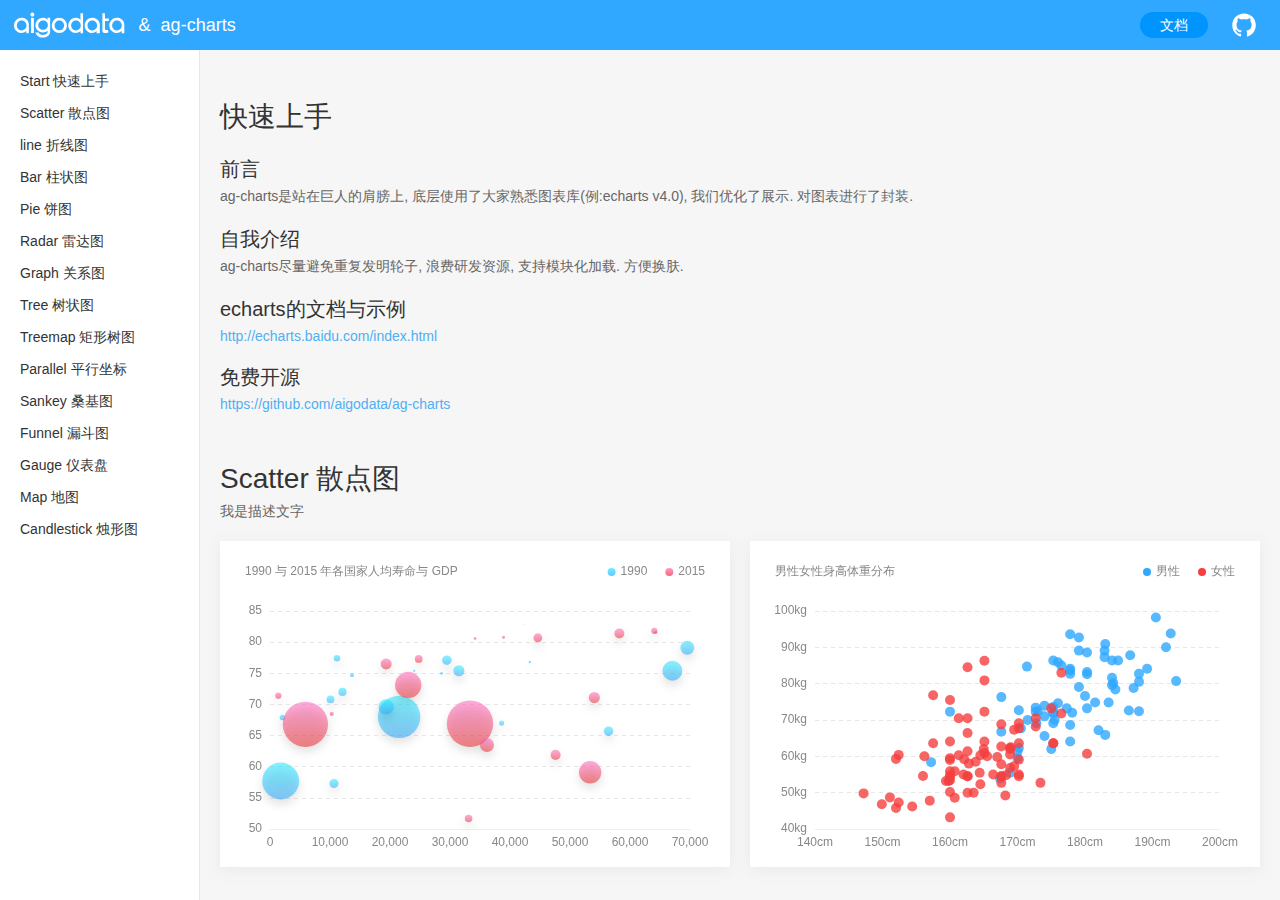
<file: docs/index.html>
<!DOCTYPE html>
<html>
<head>
  <meta charset="UTF-8">
  <title></title>
  <link rel="shortcut icon" href="/favicon.ico"/>
  <link rel="stylesheet" type="text/css" href="assets/styles/custom.css">
  <!--图表样式-->
  <link rel="stylesheet" type="text/css" href="assets/styles/ag-charts.css">
</head>
<body class="ag-charts-bg">
<!-- 头部 -->
<div class="aigo-header">
  <!--logo-->
  <div class="aigo-logo">
    <a href="http://www.aigodata.com">
      <img src="assets/images/aigodata-logo-white.svg">
    </a>
    <span class="symbol">&</span>
    <a href="./index.html">
      <span class="name">ag-charts</span>
    </a>
  </div>
  <!--menu-->
  <ul class="aigo-menu">
    <li class="aigo-menu-item active">
      <a target="_blank" href="index.html">文档</a>
    </li>
    <li class="aigo-menu-item">
      <!--<a target="_blank" href="simple.html">示例</a>-->
    </li>
    <li class="aigo-menu-item">
      <!--<a href="changelog.html">更新日志</a>-->
    </li>
    <li class="aigo-menu-item">
      <!--<a href="commonProblem.html">常见问题</a>-->
    </li>
    <li class="aigo-menu-item">
      <!--<a href="price.html">价格</a>-->
    </li>
  </ul>
  <!--github-->
  <a href="//github.com/aigodata/ag-charts" target="_blank" class="aigo-github">
    <img src="assets/images/github.svg"/>
  </a>
</div>
<!--外层-->
<div class="rx-wrap">
  <!--内容部分-->
  <div class="ag-charts-content">
    <!--侧边栏-->
    <div class="ag-sidebar">
      <ul class="web-font">
        <li>
          <!--<h2 style="margin-bottom: 8px">ag-charts</h2>-->
        </li>
        <li>
          <a href="#start">Start 快速上手</a>
        </li>
        <li>
          <a href="#scatter">Scatter 散点图</a>
        </li>
        <li>
          <a href="#line">line 折线图</a>
        </li>
        <li>
          <a href="#bar">Bar 柱状图</a>
        </li>
        <li>
          <a href="#pie">Pie 饼图</a>
        </li>
        <li>
          <a href="#radar">Radar 雷达图</a>
        </li>
        <li>
          <a href="#graph">Graph 关系图</a>
        </li>
        <li>
          <a href="#tree">Tree 树状图</a>
        </li>
        <li>
          <a href="#treemap">Treemap 矩形树图</a>
        </li>
        <li>
          <a href="#parallel">Parallel 平行坐标</a>
        </li>
        <li>
          <a href="#sankey">Sankey 桑基图</a>
        </li>
        <li>
          <a href="#funnel">Funnel 漏斗图</a>
        </li>
        <li>
          <a href="#gauge">Gauge 仪表盘</a>
        </li>
        <li>
          <a href="#map">Map 地图</a>
        </li>
        <li>
          <a href="#candlestick">Candlestick 烛形图</a>
        </li>
      </ul>
    </div>
    <!--右侧-->
    <div class="rx-page-component web-font">
      <!--快速上手-->
      <div id="start" class="rx-each-item">
        <!--标题-->
        <div class="rx-tit">
          <h2>快速上手</h2>
          <a target="_blank" style="color:inherit;" href="//github.com/aigodata/ag-charts">
            <i class="icon iconfont icon-github"></i>
          </a>
        </div>
        <!--每段描述-->
        <div>
          <h3>前言</h3>
          <p>ag-charts是站在巨人的肩膀上, 底层使用了大家熟悉图表库(例:echarts v4.0), 我们优化了展示. 对图表进行了封装.</p>
        </div>
        <div>
          <h3>自我介绍</h3>
          <p>ag-charts尽量避免重复发明轮子, 浪费研发资源, 支持模块化加载. 方便换肤. </p>
        </div>
        <!--每段描述-->
        <div>
          <h3>echarts的文档与示例</h3>
          <p><a target="_blank" href="//echarts.baidu.com/index.html">http://echarts.baidu.com/index.html</a></p>
        </div>
        <!--每段描述-->
        <div>
          <h3>免费开源</h3>
          <p><a target="_blank" href="//github.com/aigodata/ag-charts">https://github.com/aigodata/ag-charts</a></p>
        </div>
      </div>
      <!-- Scatter 散点图 -->
      <div id="scatter" class="rx-each-item">
        <!--标题-->
        <div class="rx-tit">
          <h2>Scatter 散点图</h2>
          <p>我是描述文字</p>
        </div>
        <!--每个条目-->
        <div class="rx-clearfix ag-chart-item">
          <!--每个条目 -- 散点图-->
          <div class="rx-fl ag-col-1-2 ag-padding-right">
            <div class="ag-chart-bg">
              <!--散点图 -- 圆点大小随机 -->
              <div id="scatter-rand" class="ag-chart"></div>
            </div>
          </div>
          <!--每个条目 -- 散点图-->
          <div class="rx-fl ag-col-1-2 ag-padding-left">
            <div class="ag-chart-bg">
              <!--散点图 -- 圆点大小相等 -->
              <div id="scatter-equal" class="ag-chart"></div>
            </div>
          </div>
        </div>
      </div>
      <!-- line 折线图 -->
      <div id="line" class="rx-each-item">
        <!--标题-->
        <div class="rx-tit">
          <h2>line 折线图</h2>
          <p>我是描述文字</p>
        </div>
        <!--每个条目-->
        <div class="rx-clearfix ag-chart-item">
          <!--每个条目 -- 折线图 -->
          <div class="rx-fl ag-col-1-2 ag-padding-right">
            <div class="ag-chart-bg">
              <!--折线图 -- 堆叠 -->
              <div id="line-pile" class="ag-chart"></div>
            </div>
          </div>
          <!--每个条目 -- 折线图 -->
          <div class="rx-fl ag-col-1-2 ag-padding-left">
            <div class="ag-chart-bg">
              <!--折线图 -- 堆叠区域图 -->
              <div id="line-area" class="ag-chart"></div>
            </div>
          </div>
        </div>
        <!--每个条目-->
        <div class="ag-chart-item">
          <!--每个条目 -- 折线图-->
          <div class="ag-chart-bg">
            <!--折线图 -- 渐变 -->
            <div id="line-gradient" class="ag-chart"></div>
          </div>
        </div>
      </div>
      <!-- Bar 柱图 -->
      <div id="bar" class="rx-each-item">
        <!-- 标题 -->
        <div class="rx-tit">
          <h2>Bar 柱状图</h2>
          <p>我是描述文字</p>
        </div>
        <!-- 每个条目 -->
        <div class="rx-clearfix ag-chart-item">
          <!-- 每个条目 -- 柱图 -->
          <div class="rx-fl ag-col-1-2 ag-padding-right">
            <div class="ag-chart-bg">
              <!-- 柱图 -- 坐标刻度与标签对齐 -->
              <div id="bar-align" class="ag-chart"></div>
            </div>
          </div>
          <!-- 每个条目 -- 柱图 -->
          <div class="rx-fl ag-col-1-2 ag-padding-left">
            <div class="ag-chart-bg">
              <!-- 柱图 -- 堆叠 -->
              <div id="bar-pile" class="ag-chart"></div>
            </div>
          </div>
        </div>
        <!-- 每个条目 -->
        <div class="rx-clearfix ag-chart-item">
          <!-- 每个条目 -- 柱图 -->
          <div class="rx-fl ag-col-1-2 ag-padding-right">
            <div class="ag-chart-bg">
              <!-- 柱图 -- 分组柱状图 -->
              <div id="bar-group" class="ag-chart"></div>
            </div>
          </div>
          <!--每个条目 -- 柱图 -->
          <div class="rx-fl ag-col-1-2 ag-padding-left">
            <div class="ag-chart-bg">
              <!-- 柱图 -- 条形图 -->
              <div id="bar-strip" class="ag-chart"></div>
            </div>
          </div>
        </div>
      </div>
      <!-- Pie 饼图 -->
      <div id="pie" class="rx-each-item">
        <!-- 标题 -->
        <div class="rx-tit">
          <h2>Pie 饼图</h2>
          <p>我是描述文字</p>
        </div>
        <!-- 每个条目 -->
        <div class="rx-clearfix ag-chart-item">
          <!-- 每个条目 -- 饼图 -->
          <div class="rx-fl ag-col-1-2 ag-padding-right">
            <div class="ag-chart-bg">
              <!-- 饼图 -- 环形图 -->
              <div id="pie-annular" class="ag-chart"></div>
            </div>
          </div>
          <!-- 每个条目 -- 饼图 -->
          <div class="rx-fl ag-col-1-2 ag-padding-left">
            <div class="ag-chart-bg">
              <!-- 饼图 -- 饼图 -->
              <div id="pie-solid" class="ag-chart"></div>
            </div>
          </div>
        </div>
      </div>
      <!-- Radar 雷达图 -->
      <div id="radar" class="rx-each-item">
        <!-- 标题 -->
        <div class="rx-tit">
          <h2>Radar 雷达图</h2>
          <p>我是描述文字</p>
        </div>
        <!-- 每个条目 -->
        <div class="rx-clearfix ag-chart-item">
          <!-- 每个条目 -- 雷达图 -->
          <div class="rx-fl ag-col-1-2 ag-padding-right">
            <div class="ag-chart-bg">
              <!-- 饼图 -- 线 -->
              <div id="radar-line" class="ag-chart"></div>
            </div>
          </div>
          <!-- 每个条目 -- 雷达图 -->
          <div class="rx-fl ag-col-1-2 ag-padding-left">
            <div class="ag-chart-bg">
              <!-- 饼图 -- 区域 -->
              <div id="radar-area" class="ag-chart"></div>
            </div>
          </div>
        </div>
      </div>
      <!-- Graph 关系图 -->
      <div id="graph" class="rx-each-item">
        <!-- 标题 -->
        <div class="rx-tit">
          <h2>Graph 关系图</h2>
          <p>我是描述文字</p>
        </div>
        <!-- 每个条目 -->
        <div class="ag-chart-item">
          <!-- 每个条目 -- 关系图 -->
          <div class="ag-chart-bg" style="height: 800px">
            <!-- 关系图 -->
            <div id="graph-circle" class="ag-chart ag-chart-large-big" style="height: 800px"></div>
          </div>
        </div>
        <!-- 每个条目 -->
        <div class="ag-chart-item">
          <!-- 每个条目 -- 关系图 -->
          <div class="ag-chart-bg" style="height: 800px">
            <!-- 关系图 -->
            <div id="graph-loose" class="ag-chart ag-chart-large-big ag-padding-20-0" style="height: 800px"></div>
          </div>
        </div>
      </div>
      <!-- Tree 树状图 -->
      <div id="tree" class="rx-each-item">
        <!--标题-->
        <div class="rx-tit">
          <h2>Tree 树状图</h2>
          <p>我是描述文字</p>
        </div>
        <!--每个条目-->
        <div class="ag-chart-item">
          <!--每个条目 -- 树状图-->
          <div class="ag-chart-bg">
            <!-- 树状图 -->
            <div id="tree-loose" class="ag-chart-large-big"></div>
          </div>
        </div>
        <!--每个条目-->
        <div class="ag-chart-item">
          <!--每个条目 -- 树状图-->
          <div class="ag-chart-bg">
            <!-- 树状图 -->
            <div id="tree-circle" class="ag-chart-large-big-special"></div>
          </div>
        </div>
      </div>
      <!-- Treemap 矩形树图 -->
      <div id="treemap" class="rx-each-item">
        <!--标题-->
        <div class="rx-tit">
          <h2>Treemap 矩形树图</h2>
          <p>我是描述文字</p>
        </div>
        <!--每个条目-->
        <div class="ag-chart-item">
          <!--每个条目 -- 矩形树图-->
          <div class="ag-chart-bg">
            <!-- 矩形树图 -->
            <div id="treemap-demo" class="ag-chart-large"></div>
          </div>
        </div>
      </div>
      <!-- Parallel 平行坐标 -->
      <div id="parallel" class="rx-each-item">
        <!--标题-->
        <div class="rx-tit">
          <h2>Parallel 平行坐标</h2>
          <p>我是描述文字</p>
        </div>
        <!--每个条目-->
        <div class="ag-chart-item">
          <!--每个条目 -- 平行坐标 -->
          <div class="ag-chart-bg">
            <!-- 平行坐标 -->
            <div id="parallel-vertical" class="ag-chart-large"></div>
          </div>
        </div>
        <!--每个条目-->
        <div class="ag-chart-item">
          <!--每个条目 -- 平行坐标 -->
          <div class="ag-chart-bg">
            <!-- 平行坐标 -->
            <div id="parallel-horizontal" class="ag-chart-large-big"></div>
          </div>
        </div>
      </div>
      <!-- Sankey 桑基图 -->
      <div id="sankey" class="rx-each-item">
        <!--标题-->
        <div class="rx-tit">
          <h2>Sankey 桑基图</h2>
          <p>我是描述文字</p>
        </div>
        <!--每个条目-->
        <div class="ag-chart-item">
          <!--每个条目 -- 桑基图 -->
          <div class="ag-chart-bg">
            <!-- 桑基图 -->
            <div id="sankey-demo" class="ag-chart-large"></div>
          </div>
        </div>
      </div>
      <!-- Funnel 漏斗图 -->
      <div id="funnel" class="rx-each-item">
        <!-- 标题 -->
        <div class="rx-tit">
          <h2>Funnel 漏斗图</h2>
          <p>我是描述文字</p>
        </div>
        <!-- 每个条目 -->
        <div class="rx-clearfix ag-chart-item">
            <!--每个条目 -- 漏斗图 -->
            <div class="rx-fl ag-col-1-2 ag-padding-right">
              <div class="ag-chart-bg">
                <!-- 漏斗图 -->
                <div id="funnel-demo" class="ag-chart"></div>
              </div>
            </div>
        </div>
      </div>
      <!-- Gauge 仪表盘 -->
      <div id="gauge" class="rx-each-item">
        <!-- 标题 -->
        <div class="rx-tit">
          <h2>Gauge 仪表盘</h2>
          <p>我是描述文字</p>
        </div>
        <!-- 每个条目 -->
        <div class="rx-clearfix ag-chart-item">
          <!-- 每个条目 -- 仪表盘 -->
          <div class="rx-fl ag-col-1-2 ag-padding-right">
            <div class="ag-chart-bg">
              <!-- 仪表盘 -->
              <div id="gauge-demo" class="ag-chart"></div>
            </div>
          </div>
          <!-- 每个条目 -- 仪表盘 -->
          <div class="rx-fl ag-col-1-2 ag-padding-left">
            <div class="ag-chart-bg">
              <!-- 仪表盘 -->
              <div id="" class="ag-chart"></div>
            </div>
          </div>
        </div>
      </div>
      <!-- Map 地图 -->
      <div id="map" class="rx-each-item">
        <!-- 标题 -->
        <div class="rx-tit">
          <h2>Map 地图</h2>
          <p>我是描述文字</p>
        </div>
        <!-- 每个条目 -->
        <div class="rx-clearfix ag-chart-item">
          <!-- 每个条目 -- 地图 -->
          <div class="rx-fl ag-col-1-2 ag-padding-right">
            <div class="ag-chart-bg">
              <!-- 地图 -->
              <div id="map-dot" class="ag-chart"></div>
            </div>
          </div>
          <!-- 每个条目 -- 地图 -->
          <div class="rx-fl ag-col-1-2 ag-padding-left">
            <div class="ag-chart-bg">
              <!-- 地图 -->
              <div id="map-path" class="ag-chart"></div>
            </div>
          </div>
        </div>
      </div>
      <!-- Candlestick 烛形图 -->
      <div id="candlestick" class="rx-each-item">
        <!-- 标题-->
        <div class="rx-tit">
          <h2>Candlestick 烛形图</h2>
          <p>我是描述文字</p>
        </div>
        <!-- 每个条目-->
        <div class="ag-chart-item">
          <!-- 每个条目 -- 烛形图 -->
          <div class="ag-chart-bg">
            <!-- 烛形图 -->
            <div id="candlestick-demo" class="ag-chart ag-chart-large"></div>
          </div>
        </div>
      </div>
    </div>
  </div>
</div>
<!-- 脚本库 -->
<script type="text/javascript" src="assets/scripts/jquery.min.js"></script>
<script type="text/javascript" src="assets/scripts/axios.min.js"></script>
<!-- echarts 图表库 -->
<script type="text/javascript" src="src/echarts.min.js"></script>
<!-- agChart -->
<script type="text/javascript" src="src/ag-charts.js"></script>
<!-- 散点图 圆点大小随机 -->
<script type="text/javascript" src="src/scatter/scatter-rand.js"></script>
<!-- 散点图 圆点大小相等 -->
<script type="text/javascript" src="src/scatter/scatter-equal.js"></script>
<!-- 折线图 堆叠 -->
<script type="text/javascript" src="src/line/line-pile.js"></script>
<!-- 折线图 堆叠区域 -->
<script type="text/javascript" src="src/line/line-area.js"></script>
<!-- 折线图 渐变 -->
<script type="text/javascript" src="src/line/line-gradient.js"></script>
<!-- 柱图 坐标轴刻度与标签对齐 -->
<script type="text/javascript" src="src/bar/bar-align.js"></script>
<!-- 柱图 堆叠柱状图 -->
<script type="text/javascript" src="src/bar/bar-pile.js"></script>
<!-- 柱图 分组柱状图 -->
<script type="text/javascript" src="src/bar/bar-group.js"></script>
<!-- 柱图 条形图 -->
<script type="text/javascript" src="src/bar/bar-strip.js"></script>
<!-- 饼图 环形图 -->
<script type="text/javascript" src="src/pie/pie-annular.js"></script>
<!-- 饼图 饼图 -->
<script type="text/javascript" src="src/pie/pie-solid.js"></script>
<!-- 雷达图 线 -->
<script type="text/javascript" src="src/radar/radar-line.js"></script>
<!-- 雷达图 区域 -->
<script type="text/javascript" src="src/radar/radar-area.js"></script>
<!-- 烛形图 -->
<script type="text/javascript" src="src/candlestick/candlestick-demo.js"></script>
<!-- 关系图 圆 -->
<script type="text/javascript" src="src/graph/graph-circle.js"></script>
<!-- 关系图 散 -->
<script type="text/javascript" src="src/graph/graph-loose.js"></script>
<!-- 关系图 工具 -->
<script type="text/javascript" src="src/graph/dataTool.min.js"></script>
<!-- 树状图 散 -->
<script type="text/javascript" src="src/tree/tree-loose.js"></script>
<!-- 树状图 圆 -->
<script type="text/javascript" src="src/tree/tree-circle.js"></script>
<!-- 矩形树图 -->
<script type="text/javascript" src="src/treemap/treemap-demo.js"></script>
<!-- 平行坐标 纵 -->
<script type="text/javascript" src="src/parallel/parallel-vertical.js"></script>
<!-- 平行坐标 横 -->
<script type="text/javascript" src="src/parallel/parallel-horizontal.js"></script>
<!-- 桑基图 -->
<script type="text/javascript" src="src/sankey/sankey-demo.js"></script>
<!-- 漏斗图 -->
<script type="text/javascript" src="src/funnel/funnel-demo.js"></script>
<!-- 仪表盘 -->
<script type="text/javascript" src="src/gauge/gauge-demo.js"></script>
<!-- 地图 散点 -->
<script type="text/javascript" src="src/map/map-dot.js"></script>
<!-- 地图 路线 -->
<script type="text/javascript" src="src/map/map-path.js"></script>
<script>
  // 当窗口变动时重新加载echarts图表
  //window.onresize = function () {
  //scatter_size_rand.resize();
  //}

  // 散点图 圆点大小随机
  axios.get('src/scatter/scatter-rand.json').then(function (response) {
    agChart.scatter.rand.init('#scatter-rand', '', response.data);
  });

  // 散点图 圆点大小相等
  axios.get('src/scatter/scatter-equal.json').then(function (response) {
    agChart.scatter.equal.init('#scatter-equal', '', response.data);
  });

  // 折线图 堆叠
  axios.get('src/line/line-pile.json').then(function (response) {
    agChart.line.pile.init('#line-pile', '', response.data);
  });

  // 折线图 堆叠区域
  axios.get('src/line/line-area.json').then(function (response) {
    agChart.line.area.init('#line-area', '', response.data);
  });

  // 折线图 渐变
  axios.get('src/line/line-gradient.json').then(function (response) {
    agChart.line.gradient.init('#line-gradient', '', response.data);
  });

  // 柱图 坐标轴刻度与标签对齐
  axios.get('src/bar/bar-align.json').then(function (response) {
    agChart.bar.align.init('#bar-align', '', response.data);
  });

  // 柱图 堆叠柱状图
  axios.get('src/bar/bar-pile.json').then(function (response) {
    agChart.bar.pile.init('#bar-pile', '', response.data);
  });

  // 柱图 分组柱状图
  axios.get('src/bar/bar-group.json').then(function (response) {
    agChart.bar.group.init('#bar-group', '', response.data);
  });

  // 柱图 条形图
  axios.get('src/bar/bar-strip.json').then(function (response) {
    agChart.bar.strip.init('#bar-strip', '', response.data);
  });

  // 饼图 环形图
  axios.get('src/pie/pie-annular.json').then(function (response) {
    agChart.pie.annular.init('#pie-annular', '', response.data);
  });

  // 饼图 饼图
  axios.get('src/pie/pie-solid.json').then(function (response) {
    agChart.pie.solid.init('#pie-solid', '', response.data);
  });

  // 雷达图 线
  axios.get('src/radar/radar-line.json').then(function (response) {
    agChart.radar.line.init('#radar-line', '', response.data);
  });

  // 雷达图 区域
  axios.get('src/radar/radar-area.json').then(function (response) {
    agChart.radar.area.init('#radar-area', '', response.data);
  });

  // 烛形图
  axios.get('src/candlestick/candlestick-demo.json').then(function (response) {
    agChart.candlestick.demo.init('#candlestick-demo', '', response.data);
  });

  // 关系图 圆
  $.get('src/graph/les-miserables.gexf').then(function (xml) {
    agChart.graph.circle.init('#graph-circle', '', xml);
  }, 'xml');

  // 关系图 散
  axios.get('src/graph/graph-loose.json').then(function (response) {
    agChart.graph.loose.init('#graph-loose', '', response.data);
  });

  // 树状图 散
  axios.get('src/tree/tree-loose.json').then(function (response) {
    agChart.tree.loose.init('#tree-loose', '', response.data);
  });

  // 树状图 圆
  axios.get('src/tree/tree-circle.json').then(function (response) {
    agChart.tree.circle.init('#tree-circle', '', response.data);
  });

  // 矩形树图
  axios.get('src/treemap/treemap-demo.json').then(function (response) {
    agChart.treemap.demo.init('#treemap-demo', '', response.data);
  });

  // 平行坐标 纵
  axios.get('src/parallel/parallel-vertical.json').then(function (response) {
    agChart.parallel.vertical.init('#parallel-vertical', '', response.data);
  });

  // 平行坐标 横
  axios.get('src/parallel/parallel-horizontal.json').then(function (response) {
    agChart.parallel.horizontal.init('#parallel-horizontal', '', response.data);
  });

  // 桑基图
  axios.get('src/sankey/sankey-demo.json').then(function (response) {
    agChart.sankey.demo.init('#sankey-demo', '', response.data);
  });

  // 漏斗图
  axios.get('src/funnel/funnel-demo.json').then(function (response) {
    agChart.funnel.demo.init('#funnel-demo', '', response.data);
  });

  // 仪表盘
  axios.get('src/gauge/gauge-demo.json').then(function (response) {
    agChart.gauge.demo.init('#gauge-demo', '', response.data);
  });

  // 地图 散点
  axios.all([
    axios.get('src/map/map-dot.json'),
    axios.get('src/map/geo/china.json')
  ]).then(axios.spread(function (resData, resGeo) {
      agChart.map.dot.init('#map-dot', '', resData.data, 'china', resGeo.data);
    }));

  // 地图 公交路线
  /*axios.get('src/map/map-path.json').then(function (response) {
    agChart.map.path.init('#map-path', '', response.data);
  });*/


</script>
</body>
</html>
</file>
<file: docs/assets/styles/ag-charts.css>
/* 背景色 */
.ag-charts-bg {
  background: #f6f6f6;
  overflow-y: hidden;
}

/* 头部 */
.ag-charts-bg .aigo-header {
  position: fixed;
  z-index: 2;
}

/* 外层 */
.ag-charts-bg .rx-wrap {
  padding-top: 50px;
}

/* 内容 */
.ag-charts-content {
  height: 100%;
  overflow-y: auto;
}

/* 右侧 */
.ag-charts-content .rx-page-component {
  padding: 0 20px 30px 220px;
}

/* 侧边栏 */
.ag-sidebar {
  position: fixed;
  top: 0;
  left: 0;
  bottom: 0;
  width: 200px;
  background: #fff;
  border-right: 1px solid #e7e7e7;
  padding: 65px 0px 15px 20px;
  z-index: 1;
}

.ag-sidebar ul {
  height: 100%;
  overflow: auto;
  width: 100%;
}

.ag-sidebar ul li a {
  font-size: 14px;
  color: inherit;
  line-height: 32px;
}

.ag-sidebar ul li a:hover {
  color: #50aff2;
}

/* 网格 */
.ag-col-1-1 {
  width: 100%;
}

.ag-col-1-2 {
  width: 50%;
}

/* 边距 */
.ag-padding-left {
  padding-left: 10px;
}

.ag-padding-right {
  padding-right: 10px;
}

.ag-padding-20-0{
  padding: 20px 0;
}

/* 图表 */
.ag-chart-item {
  margin-top: 20px;
}

/* 图表背景 */
.ag-chart-bg {
  background: #fff;
  box-shadow: 0 3px 14px rgba(110, 127, 136, .1);
}

/* 每个图表 */
.ag-chart {
  width: 100%;
  height: 326px;
}

/* 每个图表 大 */
.ag-chart-large {
  width: 100%;
  height: 406px;
}

/* 每个图表 特大 */
.ag-chart-large-big {
  width: 100%;
  height: 600px;
}

/* 每个图表 特大 特殊处理 */
.ag-chart-large-big-special {
  width: 100%;
  height: 800px;
}
</file>
<file: docs/assets/styles/custom.css>
/* http://meyerweb.com/eric/tools/css/reset/ */
/* v1.0 | 20080212 */
*{
  outline: none;
  margin: 0;
  padding: 0;
  box-sizing: border-box;
  font-weight: 300;
}

html, body, div, span, applet, object, iframe,
h1, h2, h3, h4, h5, h6, p, blockquote, pre,
a, abbr, acronym, address, big, cite, code,
del, dfn, em, font, img, ins, kbd, q, s, samp,
small, strike, strong, sub, sup, tt, var,
b, u, i, center,
dl, dt, dd, ol, ul, li,
fieldset, form, label, legend,
table, caption, tbody, tfoot, thead, tr, th, td {
  margin: 0;
  padding: 0;
  border: 0;
  outline: 0;
  font-size: 100%;
  vertical-align: baseline;
  background: transparent;
  font-family: "Helvetica Neue",Helvetica,"PingFang SC","Hiragino Sans GB","Microsoft YaHei","微软雅黑",Arial,sans-serif;
}

body{
  min-width: 1200px;
  color: #282828;
  height: 100%;
  /*margin-bottom: 40px;*/
}

ol, ul {
  list-style: none;
}
blockquote, q {
  quotes: none;
}
blockquote:before, blockquote:after,
q:before, q:after {
  content: '';
  content: none;
}
a{
  text-decoration: none;
}

/* remember to define focus styles! */
:focus {
  outline: 0;
}

/* remember to highlight inserts somehow! */
ins {
  text-decoration: none;
}
del {
  text-decoration: line-through;
}

/* tables still need 'cellspacing="0"' in the markup */
table {
  border-collapse: collapse;
  border-spacing: 0;
}

/*
 * 自定义样式
 */
html, body, h1, h2, h3, h4, h5, h6, hr, div, p, blockquote, dl, dt, dd, ul, ol, li, pre, form, fieldset, legend, button, input, textarea, th, td, i {
  margin: 0;
  padding: 0;
  -moz-box-sizing: border-box; /* Firefox */
  -webkit-box-sizing: border-box; /* Safari */
  box-sizing: border-box;
}

code {
  font-weight: 400 !important;
}

html, body, .rx-wrap {
  width: 100%;
  height: 100%;
}

body {
  font-size: 12px;
  font-weight: 300;
  color: #333;
  background: #fff;
}

a {
  text-decoration: none;
  outline: none;
  hide-focus: expression( this.hideFocus=true );
}

a:hover {
  text-decoration: none;
}

a:focus {
  outline: none;
}

input, button, select {
  outline: none;
}

input::-ms-clear {
  display: none;
}

ul, li {
  list-style: none;
}

img, a {
  border: 0 none;
}

i {
  display: inline-block;
}

em {
  font-style: normal;
}

h1, h2, h3, h4, h5, h6 {
  font-weight: 300;
}

/*浮动&清除浮动*/
.rx-fl {
  float: left;
}

.rx-fr {
  float: right;
}

.rx-clearfix:after {
  content: '.';
  display: block;
  clear: both;
  height: 0;
  visibility: hidden;
}

/*定位*/
.rx-relative {
  position: relative;
}

.rx-absolute {
  position: absolute;
}

/*居中*/
.rx-center {
  position: absolute;
  top: 50%;
  left: 50%;
  -o-transform: translate(-50%, -50%);
  -ms-transform: translate(-50%, -50%);
  -moz-transform: translate(-50%, -50%);
  -webkit-transform: translate(-50%, -50%);
  transform: translate(-50%, -50%);
}

/*按钮*/
.btn {
  position: relative;
  display: inline-block;
  height: 38px;
  line-height: 38px;
  font-size: 14px;
  color: #fff;
  background: #50aff2;
  border-radius: 19px;
  padding: 0 22px;
}

/*去除圆角*/
.rx-clear-radius {
  border-radius: 0 !important;
}

/*边距*/
.rx-margin-top-20 {
  margin-top: 20px;
}

.rx-padding-20-0 {
  padding: 20px 0;
}

.rx-padding-left-10 {
  padding-left: 10px;
}

.rx-padding-right-10 {
  padding-right: 10px;
}

/*banner*/
.rx-banner {
  height: 460px;
}

.rx-banner .content {
  width: 100%;
  text-align: center;
  color: #3a3a3a;
}

.rx-banner .content h2 {
  font-size: 48px;
}

.rx-banner .content p {
  font-size: 26px;
  padding-top: 20px;
}

.rx-banner .content div {
  padding-top: 32px;
}

/*主体部分*/
.rx-main {
  width: 1140px;
  margin: 0 auto;
}

.rx-grid {
  padding: 60px 0;
}

.rx-grid ul li {
  float: left;
  width: 25%;
  text-align: center;
}

.rx-grid ul li i {
  font-size: 38px;
  height: 38px;
}

.rx-grid ul li:first-child i {
  font-size: 32px;
  padding-top: 3px;
}

.rx-grid ul li h6 {
  font-size: 18px;
  color: #000;
  margin-top: 20px;
}

.rx-grid ul li p {
  color: #888;
  margin-top: 5px;
}

.rx-grid-each {
  text-align: center;
  padding: 60px 0;
}

.rx-grid-each h2 {
  font-size: 26px;
  color: #000;
  margin-bottom: 10px;
}

/*可视化展示*/
.rx-visual {
  position: relative;
}

/*侧边栏*/
.rx-visual .rx-sidebar {
  position: fixed;
  top: 60px;
  left: 20px;
  bottom: 40px;
  width: 240px;
  border: 1px solid #e7e7e7;
  border-radius: 5px;
  padding: 10px 0px 15px 20px;
}

.rx-visual .rx-sidebar ul {
  height: 100%;
  overflow: auto;
  width: 100%;
}

.rx-visual .rx-sidebar ul li a {
  font-size: 14px;
  color: inherit;
  line-height: 32px;
}

.rx-visual .rx-sidebar ul li a:hover {
  color: #50aff2;
}

/*可视化展示--右侧*/
.rx-page-component {
  padding: 0 50px 50px 300px;
}

.rx-page-component .rx-each-item {
  padding-top: 48px;
}

/*标题*/
.rx-page-component .rx-tit {
  position: relative;
}

.rx-page-component .rx-tit h2 {
  font-size: 28px;
}

.rx-page-component .rx-tit p {
  margin-top: 5px;
}

.rx-page-component .rx-tit i {
  position: absolute;
  top: 8px;
  right: 0;
  font-size: 24px;
}

/*子标题*/
.rx-page-component h3 {
  font-size: 20px;
  margin: 20px 0 5px;
}

.rx-page-component p {
  font-size: 14px;
  color: #666;
}

.rx-page-component p a {
  color: #50aff2;
}

/*代码块*/
.rx-page-component a.copy, .rx-page-component a.up {
  position: absolute;
  color: #888;
}

.rx-page-component a.copy {
  top: 10px;
  right: 10px;
}

.rx-page-component a.up {
  top: 8px;
  right: 38px;
  font-size: 18px;
}

.rx-page-component code {
  display: block;
  color: #8a8a8a;
  background: #fafafa;
  border-radius: 5px;
  padding: 0 20px;
}

/*布局示例*/
p.explain {
  height: 40px;
  line-height: 40px;
  border-radius: 5px;
  background: #fafafa;
  padding-left: 15px;
  margin: 18px 0;
}

.rx-demo-layout .example-wrap {
  border: 1px solid #e7e7e7;
  border-radius: 5px;
}

.rx-demo-layout .code-example-wrap {
  padding: 10px;
}

.rx-demo-layout .example-wrap .code-block{
  display: none;
}

.rx-demo-layout .example-wrap .layout {
  padding: 10px;
}

.rx-demo-layout .example-wrap a.toggle-btn {
  display: block;
  height: 40px;
  line-height: 40px;
  text-align: center;
  font-size: 14px;
  color: #666;
  border-top: 1px solid #e7e7e7;
}

/*布局*/
.row {
  padding: 10px;
}

.row .col {
  float: left;
}

.row .col-1-1 {
  width: 100%;
}

.row .col-1-2 {
  width: 50%;
}

.row .col-1-3 {
  width: 33.333%;
}

.row .col-2-3 {
  width: 66.666%;
}

.row .col-1-4 {
  width: 25%;
}

.row .col-3-4 {
  width: 75%;
}

.row .col-1-5 {
  width: 20%;
}

.row .col-2-5 {
  width: 40%;
}

.row .col-3-5 {
  width: 60%;
}

.row .col-4-5 {
  width: 80%;
}

.row .inner {
  height: 36px;
  border-radius: 5px;
}

.row .inner-height {
  height: 180px;
}

.row .inner-height-200 {
  height: 200px;
}

.row .inner-height-88 {
  height: 88px;
}

/*上边框*/
.rx-border-top {
  border-top: 1px solid #e7e7e7;
}

body {
  font-family: 'Lato',sans-serif;
}

.gradient {
  background: #4cd964;
  background: -moz-linear-gradient(45deg,#4cd964 0%,#5ac8fa 100%);
  background: -webkit-gradient(left bottom,right top,color-stop(0%,#4cd964),color-stop(100%,#5ac8fa));
  background: -webkit-linear-gradient(45deg,#4cd964 0%,#5ac8fa 100%);
  background: -o-linear-gradient(45deg,#4cd964 0%,#5ac8fa 100%);
  background: -ms-linear-gradient(45deg,#4cd964 0%,#5ac8fa 100%);
  background: linear-gradient(45deg,#4cd964 0%,#5ac8fa 100%);
  filter: progid:DXImageTransform.Microsoft.gradient(startColorstr='#4cd964',endColorstr='#5ac8fa',GradientType=1);
  margin: 0 auto;
}

.header {
  padding-top: 92px;
}

.title {
  color: white;
  font-size: 64px;
  font-weight: 900;
  letter-spacing: -1px;
  margin: 0 20px 20px;
}

.subtitle {
  color: #16a085;
  font-size: 27px;
  font-weight: 400;
  line-height: 30px;
  margin: 0 20px 20px;
}

.subtitle+.subtitle {
  color: white;
}

.gh-btns {
  margin: 92px 0 0;
  background: rgba(0,0,0,.1);
  padding: 20px 0 10px;
}

.wrap {
  margin: 0 auto 90px;
  max-width: 540px;
  padding: 0 15px;
}

.clippy {
  margin-top: -3px;
  position: relative;
  top: 3px;
}

.btn[disabled] .clippy {
  opacity: .3;
}

.example {
  position: relative;
  margin: 15px 0 0;
  padding: 39px 19px 14px;
  background-color: #fff;
  border-radius: 4px 4px 0 0;
  border: 1px solid #ddd;
  z-index: 2;
}

.example p {
  color: #666;
}

.example:after {
  content: "Example";
  position: absolute;
  top: 0;
  left: 0;
  padding: 2px 8px;
  font-size: 12px;
  font-weight: bold;
  background-color: #f5f5f5;
  color: #9da0a4;
  border-radius: 4px 0 4px 0;
}

.example+.snippet {
  background: #f8f8f8;
  border-radius: 4px;
  border: 1px solid #ddd;
  clear: both;
  top: -20px;
  padding: 20px 0 0;
}

.form-actions {
  margin-top: 15px;
}

.form-actions .btn {
  float: left;
}

textarea {
  -webkit-box-sizing: border-box;
  -moz-box-sizing: border-box;
  box-sizing: border-box;
}

.snippet {
  position: relative;
  overflow: visible;
}

.snippet code {
  font-size: 14px;
  line-height: 20px;
}

.snippet .btn {
  -webkit-transition: opacity 0.3s ease-in-out;
  -o-transition: opacity 0.3s ease-in-out;
  transition: opacity 0.3s ease-in-out;
  opacity: 0;
  padding: 2px 6px;
  position: absolute;
  right: 4px;
  top: 4px;
}

.snippet:hover .btn,.snippet .btn:focus {
  opacity: 1;
}

@media screen and (max-width: 768px) {
  .snippet .btn {
    opacity:1;
  }
}

.example+.snippet .btn {
  top: 22px;
  right: 2px;
}

code {
  background-color: #E8F5F2;
  border-radius: 3px;
  color: #1BC1A1;
  font-size: 85%;
  margin: 0;
  padding: 0.2em;
}

.hljs-keyword {
  color: #008080;
  font-weight: normal;
}

.support {
  list-style: none;
  text-align: center;
}

.support li {
  display: inline-block;
  text-align: center;
  margin: 15px 0;
  width: 30%;
}

@media screen and (max-width: 410px) {
  .support li {
    width:45%;
  }
}

@media screen and (max-width: 290px) {
  .support li {
    width:100%;
  }
}

.support p {
  margin: 0;
}

.credits,.maintainer {
  font-weight: 400;
  font-family: 'Lato',sans-serif;
  font-size: 20px;
  color: #16a085;
  padding: 30px 0;
  margin: 0;
}

.footer-link {
  color: white;
  border-color: white;
}

.footer-link:hover,.footer-link:focus {
  text-decoration: none;
  border-color: white;
}

.love {
  display: inline-block;
  position: relative;
  top: .2em;
  font-size: 1.4em;
  -webkit-transform: scale(.9);
  -moz-transform: scale(.9);
  transform: scale(.9);
  -webkit-animation: love .5s infinite linear alternate-reverse;
  -moz-animation: love .5s infinite linear alternate-reverse;
  animation: love .5s infinite linear alternate-reverse;
}

@-webkit-keyframes love {
  to {
    -webkit-transform: scale(1.2);
  }
}

@-moz-keyframes love {
  to {
    -moz-transform: scale(1.2);
  }
}

@keyframes love {
  to {
    transform: scale(1.2);
  }
}

.maintainer {
  background: rgba(0,0,0,.05);
}


[ag-click] span.show {
  display: inline;
}
[ag-click] span.hide {
  display: none;
}

[ag-click][active] span.show {
  display: none;
}
[ag-click][active] span.hide {
  display: inline;
}

[data-clipboard-demo] {
  top: 10px;
  right: 10px;
  position: absolute;
  color: #888;
  border: 0;
  background: transparent;
  padding: 0;
  height: inherit;
  line-height: inherit;
}

[data-clipboard-demo]:focus,
[data-clipboard-demo]:hover,
[data-clipboard-demo]:active {
  background: transparent !important;
  border-color: transparent !important;;
  box-shadow: none  !important;;
}

[layout-code-1][active],
[layout-code-2][active],
[layout-code-3][active] {
  display: block !important;
}

.code-block[active] {
  display: block !important;
}

.layout {
  padding: 10px;
}
.layout .layout-header div {
  background: #e1e9f0;
  height: 60px;
  margin: 0 0 10px;
}
.layout .layout-container {
  height: 160px;
}
.layout .layout-left div {
  background: #e8ecf1;
  height: 160px;
  width: 200px;
  margin: 0 10px 0 0;
}
.layout .layout-right {
  background: #f3f7fb;
  height: 160px;
}
.layout .layout-footer {
  background: #e1e9f0;
  height: 60px;
  margin-top: 10px;
}

.layout-2 {
  padding: 10px;
}
.layout-2 .layout-container {
  height: 280px;
}
.layout-2 .layout-left div {
  background: #e8ecf1;
  height: 280px;
  width: 200px;
  margin: 0 10px 0 0;
}
.layout-2 .layout-right {
  height: 280px;
}
.layout-2 .layout-header div {
  background: #e1e9f0;
  height: 60px;
  margin: 0 0 10px;
}
.layout-2 .layout-content div {
  background: #f3f7fb;
  height: 140px;
}
.layout-2 .layout-footer {
  background: #e1e9f0;
  height: 60px;
  margin-top: 10px;
}

.layout-3 {
  padding: 10px;
}
.layout-3 .layout-header div {
  background: #e1e9f0;
  height: 60px;
  margin: 0 0 10px;
}
.layout-3 .layout-container {
  height: 220px;
}
.layout-3 .layout-left div {
  background: #e8ecf1;
  height: 220px;
  width: 200px;
  margin: 0 10px 0 0;
}
.layout-3 .layout-right {
  height: 220px;
}
.layout-3 .layout-content div {
  background: #f3f7fb;
  height: 150px;
}
.layout-3 .layout-footer {
  background: #e1e9f0;
  height: 60px;
  margin-top: 10px;
}

.color-block {
  padding: 10px;
}

.color-block div {
  height: 80px;
  border-radius: 5px;
  color: #fff;
  padding: 20px 20px;
}

.color-block div.ag-bg-white {
  border-width: 1px;
  border-style: solid;
  color: #000;
}

.button-wrap {
  padding: 10px 0;
}
.button-wrap .ag-button {
  margin: 0 10px;
}

.ag-button.bg-blue.hover {
  background-color: #5CBBFF;
  border-color: #5CBBFF;
}

.ag-button.bg-blue.active {
  background-color: #0A8BE8;
  border-color: #0A8BE8;
}

.ag-button-group {
  margin-left: 10px;
}

.ag-button-group .ag-button {
  padding: 5px 10px;
}

.component-wrap {
  padding: 10px;
}
.component-wrap.radio > label {
  padding-right: 20px;
  font-weight: 300;
}

.component-wrap.checkbox > label {
  padding-right: 20px;
  font-weight: 300;
}

.component-wrap.switch > label {
  margin-right: 20px;
  font-weight: 300;
}

.input-wrap input {
  margin-right: 20px;
  width: 200px;
}
.textarea-wrap textarea {
  margin-right: 20px;
  width: 300px;
}

.select-wrap select {
  margin-right: 20px;
  width: 200px;
}

.tag-wrap {
  padding: 10px;
}

.tag-wrap .ag-tag {
  margin-right: 10px;
}

.tag-wrap > div:first-child {
  margin-bottom: 20px;
}

.tag-wrap .ag-tag[active] {
  display: none;
}

.code-wrap {
  padding: 10px;
}

.code-wrap .ag-badge-host {
  display: inline-block;
  margin-right: 20px;
}

.code-wrap .ag-badge-host .ag-button {
  padding: 5px 20px;
  border-radius: 3px;
}

.code-wrap.progress>div {
  margin-bottom: 10px;
}

.code-wrap.progress>div .ag-progress {
  width: 400px;
}

.code-wrap.drawer button {
  margin-right: 10px;
}

/*头部*/
.aigo-header {
  width: 100%;
  height: 50px;
  line-height: 50px;
  background-color: #30a8ff;
  color: #fff;
  position: relative;
}

.aigo-logo {
  font-size: 18px;
}

.aigo-logo a {

}

.aigo-logo img {
  height: 36px;
  position: relative;
  top: 7px;
  left: 5px;
}

.aigo-logo .symbol {
  position: relative;
  vertical-align: top;
  padding: 0 5px;
}

.aigo-logo .name {
  color: #fff;
  font-size: inherit;
  position: relative;
  vertical-align: top;
}

.aigo-menu {
  position: absolute;
  top: 0;
  right: 70px;
}

.aigo-menu:after {
  clear: both;
}

.aigo-menu li {
  float: left;
}

.aigo-menu li a {
  color: #fff;
  font-size: 14px;
  padding: 5px 20px;
  margin: 0 2px;
  box-sizing: border-box;
}

.aigo-menu li.aigo-menu-item a {

}

.aigo-menu li.aigo-menu-item:hover a,
.aigo-menu li.aigo-menu-item.active a {
  background-color: #0094ff;
  border-radius: 20px;
}

.aigo-github {
  position: absolute;
  top: 8px;
  right: 24px;
  width: 24px;
  height: 24px;
  display: block;
}

/*updatelog*/

.aigo-page-content {
  width: 90%;
  margin: 100px auto;
  min-height: 600px;
}

.aigo-updatelog-box {
  width: 100%;
  color: #585858;
}

.aigo-updatelog-box .edition {
  font-size: 24px;
  font-weight: bold;
}

.aigo-updatelog-box .edition:first-child {
  padding-top: 0px;
}

.aigo-updatelog-box .edition:last-child {
  padding-bottom: 0px;
}

.aigo-updatelog-box .edition .circle {
  width: 21px;
  height: 21px;
  border-radius: 50%;
  border: 1px solid #3aacff;
  float: left;
  margin: 3px 17px 0 -10px;
  background-color: #ffffff;
}

.aigo-updatelog-box .edition .small-font {
  float: left;
  font-size: 14px;
  color: #888888;
  font-weight: normal;
  padding: 7px 0 0 7px;
}

.aigo-updatelog-box .message {
  padding: 18px 25px;
  border-left: 1px solid #e6e6e6;
  margin: -4px 0 -4px 0px;
}

.aigo-updatelog-box .message .date {
  display: inline-block;
  color: #888888;
  font-size: 14px;
  border-radius: 5px;
  border: 1px solid #e6e6e6;
  padding: 8px 14px;
  margin-bottom: 24px;
}

.aigo-updatelog-box .message ul.message-list {
  list-style-type: disc;
  font-size: 14px;
  margin-left: 18px;
}

.aigo-updatelog-box .message ul.message-list li {
  margin-bottom: 10px;
}


/*footer*/

.aigo-footer {
  width: 100%;
  height: 40px;
  line-height: 40px;
  text-align: center;
  color: #fff;
  font-size: 14px;
  background-color: #30a8ff;
}

.aigo-footer a  {
  color: #fff;
}
</file>
